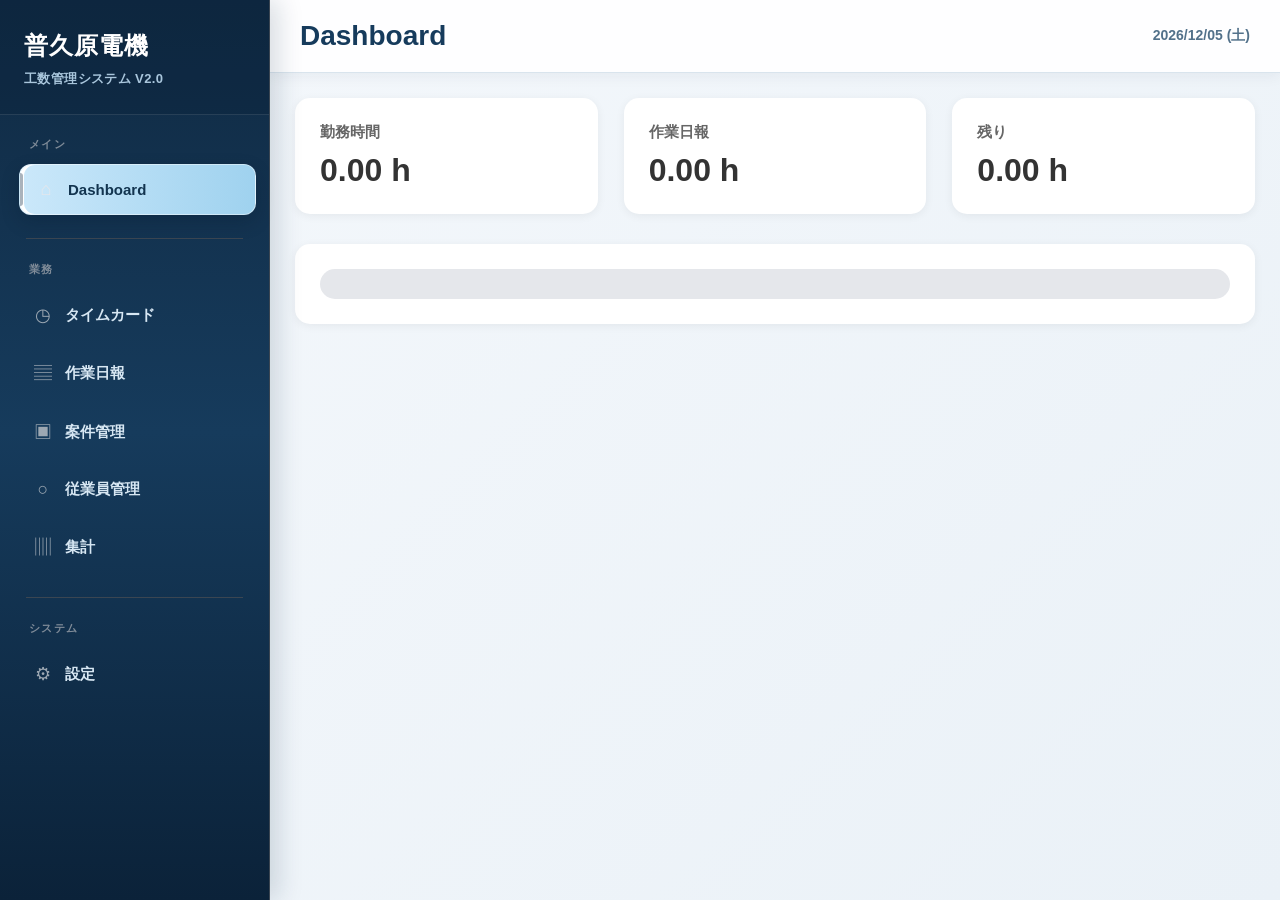
<file: index.html>
<!DOCTYPE html>
<html lang="ja">
<head>
    <meta charset="UTF-8">
    <meta name="viewport" content="width=device-width, initial-scale=1.0">
    <title>普久原電機 工数管理システム V2.0</title>

   <link rel="stylesheet" href="css/style.css">

<script src="js/database.js"></script>
<script src="js/employees.js"></script>
<script src="js/employeeManagement.js?v=1"></script>
<script src="js/anken.js"></script>
<script src="js/timecard.js"></script>
<script src="js/kousu.js"></script>
<script src="js/dashboard.js"></script>
<script src="js/report.js"></script>
<script src="js/app.js"></script>
</head>

<body>

<div id="app">

    <aside id="sidebar">

        <div class="logo">
            <h2>普久原電機</h2>
            <small>工数管理システム V2.0</small>
        </div>

<nav class="sidebar-nav">

    <div class="sidebar-group">
        <div class="sidebar-group-title">メイン</div>

        <button class="menu active" data-screen="dashboard">
            <span class="menu-symbol">⌂</span>
            <span>Dashboard</span>
        </button>
    </div>

    <div class="sidebar-divider"></div>

    <div class="sidebar-group">
        <div class="sidebar-group-title">業務</div>

        <button class="menu" data-screen="timecard">
            <span class="menu-symbol">◷</span>
            <span>タイムカード</span>
        </button>

        <button class="menu" data-screen="kousu">
            <span class="menu-symbol">▤</span>
            <span>作業日報</span>
        </button>

        <button class="menu" data-screen="anken">
            <span class="menu-symbol">▣</span>
            <span>案件管理</span>
        </button>

        <button class="menu" data-screen="employee">
            <span class="menu-symbol">○</span>
            <span>従業員管理</span>
        </button>

        <button class="menu" data-screen="report">
            <span class="menu-symbol">▥</span>
            <span>集計</span>
        </button>
    </div>

    <div class="sidebar-divider"></div>

    <div class="sidebar-group">
        <div class="sidebar-group-title">システム</div>

        <button class="menu" data-screen="setting">
            <span class="menu-symbol">⚙</span>
            <span>設定</span>
        </button>
    </div>

</nav>

    </aside>

    <main id="main">

        <header>
            <h1 id="screenTitle">Dashboard</h1>
            <div id="today"></div>
        </header>

        <section id="content">

            <div id="dashboard" class="screen">

                <div class="cards">

                    <div class="card">
                        <h3>勤務時間</h3>
                        <div class="value" id="workHours">0.0 h</div>
                    </div>

                    <div class="card">
                        <h3>作業日報</h3>
                        <div class="value" id="inputHours">0.0 h</div>
                    </div>

                    <div class="card">
                        <h3>残り</h3>
                        <div class="value" id="remainHours">0.0 h</div>
                    </div>

                </div>

                <div class="progressBox">
                    <div class="progress">
                        <div id="progressBar"></div>
                    </div>
                </div>

            </div>

            <div id="timecard" class="screen hidden">

    <div class="timecard-panel">

        <div class="timecard-header">
    <div>
        <h2>タイムカード</h2>
        <p>作業者を選択して打刻してください</p>
    </div>
</div>

<div id="timecardStatus" style="text-align:center; margin:20px 0;"></div>

        <div id="timecardWorkerList"></div>

    </div>

</div>

           <div id="kousu" class="screen hidden">

    <div id="kousuWorkerSelect" class="card">
        <h2>本日の作業者</h2>
        <p>作業日報する作業者を選択してください</p>

        <div id="kousuWorkerList"></div>
    </div>

    <div class="card hidden" id="kousuInputCard">

                    <h2>作業日報</h2>

                    <label>客先</label>
                    <select id="customerSelect">
                        <option value="">選択してください</option>
                    </select>

                    <label>件名</label>
                    <select id="projectSelect">
                        <option value="">選択してください</option>
                    </select>

                    <label>内容</label>
                    <select id="contentSelect">
                        <option value="">選択してください</option>
                    </select>

                    <label>工数</label>
                    <input type="number" id="hourInput" step="0.25" min="0">

                    <button class="btn" id="saveKousu">登録</button>

                </div>

                <br>

                <div class="card">

                    <h2>本日の工数一覧</h2>

                    <div id="todayTable" class="kousu-report-list"></div>

                    <br>

                    <h3>
                        工数合計 :
                        <span id="todayTotal">0</span>
                        h
                    </h3>

                </div>

            </div>

            <div id="anken" class="screen hidden">

                <div class="card">
                    <h2>案件管理</h2>

                    <label>客先名</label>
                    <input type="text" id="newCustomerName" placeholder="例：日本電商">

                    <button class="btn" onclick="Anken.addCustomer()">
                        客先追加
                    </button>
                </div>

                <br>

                <div class="card">
                    <label>客先選択</label>
                    <select id="ankenCustomerSelect"></select>

                    <label>件名</label>
                    <input type="text" id="newProjectName" placeholder="例：制御盤製作">

                    <label>指令番号</label>
                    <input type="text" id="newProjectOrder" placeholder="例：DKK-25001">

                    <button class="btn" onclick="Anken.addProject()">
                        件名追加
                    </button>
                </div>

                <br>

                <div class="card">
                    <label>件名選択</label>
                    <select id="ankenProjectSelect"></select>

                    <label>内容</label>
                    <input type="text" id="newContentName" placeholder="例：配線">

                    <button class="btn" onclick="Anken.addContent()">
                        内容追加
                    </button>
                </div>

                <br>

                <div class="card">
                    <h2>案件一覧</h2>
                    <div id="ankenList"></div>
                </div>

            </div>

<div id="employee" class="screen hidden">
</div>
            <div id="report" class="screen hidden">

    <div class="card">

        <h2>集計</h2>

        <div class="summary-tabs">

            <button class="summary-tab active">
                勤怠集計
            </button>

            <button class="summary-tab">
                月間履歴
            </button>

            <button class="summary-tab">
                残業集計
            </button>

            <button class="summary-tab">
                Excel出力
            </button>

        </div>

        <br>

        <div id="attendanceReport"></div>

    </div>

</div>


            <div id="setting" class="screen hidden">
                <h2>設定</h2>
            </div>

        </section>

    </main>

</div>

</body>
</html>
</file>
<file: css/style.css>
*{
    margin:0;
    padding:0;
    box-sizing:border-box;
    font-family:"Segoe UI",sans-serif;
}

body{
    background:#f4f6f9;
    color:#333;
}

#app{
    display:flex;
    min-height:100vh;
}

/* =====================================
   SIDEBAR
===================================== */

#sidebar {
    width: 260px;
    min-height: 100vh;

    background: #26313d;
    color: #e5e7eb;

    display: flex;
    flex-direction: column;

    border-right: 1px solid #3b4652;
}

.logo {
    padding: 28px 24px 24px;

    background: #222c36;
    border-bottom: 1px solid #3b4652;
}

.logo h2 {
    margin-bottom: 6px;

    color: #f3f4f6;
    font-size: 22px;
    font-weight: 700;
    letter-spacing: 0.03em;
}

.logo small {
    color: #9ca3af;
    font-size: 12px;
}

nav {
    display: flex;
    flex-direction: column;
    gap: 5px;

    padding: 18px 14px;
}

.menu {
    position: relative;

    width: 100%;
    padding: 13px 14px 13px 18px;

    border: none;
    border-radius: 7px;

    background: transparent;
    color: #cbd5e1;

    text-align: left;
    font-size: 14px;
    font-weight: 600;

    cursor: pointer;

    transition:
        background-color 0.18s ease,
        color 0.18s ease;
}

.menu:hover {
    background: #313d49;
    color: #ffffff;
}

.menu.active {
    background: #384653;
    color: #ffffff;
}

.menu.active::before {
    content: "";

    position: absolute;
    top: 9px;
    bottom: 9px;
    left: 0;

    width: 3px;
    border-radius: 0 3px 3px 0;

    background: #aab4bf;
}

/* =====================================
   MAIN
===================================== */

#main{
    flex:1;
    display:flex;
    flex-direction:column;
}

header{
    background:white;
    padding:20px 30px;
    display:flex;
    justify-content:space-between;
    align-items:center;
    box-shadow:0 2px 8px rgba(0,0,0,.05);
}

#screenTitle{
    font-size:28px;
}

#today{
    font-size:14px;
    color:#666;
}

#content{
    padding:25px;
}

/* =====================================
   DASHBOARD
===================================== */

.cards{
    display:grid;
    grid-template-columns:repeat(auto-fit,minmax(220px,1fr));
    gap:26px;
    margin-bottom:30px;
}

.card{
    background:white;
    border-radius:15px;
    padding:25px;
    box-shadow:0 2px 10px rgba(0,0,0,.06);
}

.card h3{
    color:#666;
    font-size:15px;
    margin-bottom:10px;
}

.value{
    font-size:32px;
    font-weight:bold;
}

/* =====================================
   PROGRESS
===================================== */

.progressBox{
    background:white;
    border-radius:15px;
    padding:25px;
    box-shadow:0 2px 10px rgba(0,0,0,.06);
}

.progress{
    width:100%;
    height:30px;
    background:#e5e7eb;
    border-radius:30px;
    overflow:hidden;
}

#progressBar{
    width:0%;
    height:100%;
    background:#10b981;
    transition:.3s;
}

/* =====================================
   SCREEN
===================================== */

.screen{
    display:block;
}

.hidden{
    display:none;
}

/* =====================================
   TABLE
===================================== */

table{
    width:100%;
    border-collapse:collapse;
    background:white;
}

th{
    background:#f3f4f6;
}

th,
td{
    border:1px solid #ddd;
    padding:10px;
    text-align:left;
}

/* =====================================
   BUTTONS
===================================== */

.btn{
    border:none;
    padding:10px 15px;
    border-radius:8px;
    cursor:pointer;
}

.btn-primary{
    background:#2563eb;
    color:white;
}

.btn-success{
    background:#10b981;
    color:white;
}

.btn-danger{
    background:#ef4444;
    color:white;
}

/* =====================================
   FORM
===================================== */

input,
select,
textarea{
    width:100%;
    padding:10px;
    border:1px solid #ccc;
    border-radius:8px;
}

.form-group{
    margin-bottom:15px;
}

/* =====================================
   RESPONSIVE
===================================== */

@media(max-width:900px){

    #sidebar{
        width:200px;
    }

    .value{
        font-size:24px;
    }

}

@media(max-width:700px){

    #app{
        flex-direction:column;
    }

    #sidebar{
        width:100%;
    }

    nav{
        flex-direction:row;
        overflow:auto;
    }

}
#timecardStatus {
    padding: 4px 10px;
    border-radius: 999px;
    font-weight: bold;
    display: inline-block;
}

.status-not-started {
    background: #e5e7eb;
    color: #374151;
}

.status-working {
    background: #dcfce7;
    color: #166534;
}

.status-finished {
    background: #fee2e2;
    color: #991b1b;
}

.btn.danger {
    background: #ef4444;
    color: white;
}

.btn.danger:hover {
    background: #dc2626;
}
.timecard-panel {
    width: 100%;
    max-width: none;

    background: white;
    border-radius: 18px;
    padding: 28px;
    box-shadow: 0 8px 24px rgba(0,0,0,0.08);
}
.timecard-header {
    display: flex;
    justify-content: space-between;
    align-items: center;
    border-bottom: 1px solid #e5e7eb;
    padding-bottom: 18px;
    margin-bottom: 24px;
}

.timecard-header h2 {
    margin: 0;
    font-size: 28px;
}
.timecard-header p {
    margin: 6px 0 0;
    color: #6b7280;
}

.timecard-grid {
    display: grid;
    grid-template-columns: repeat(3, 1fr);
    gap: 18px;
    margin-bottom: 26px;
}

.timecard-item {
    background: #f9fafb;
    border-radius: 14px;
    padding: 22px;
    text-align: center;
    border: 1px solid #e5e7eb;
}

.timecard-item span {
    display: block;
    color: #6b7280;
    font-size: 14px;
    margin-bottom: 10px;
}

.timecard-item strong {
    font-size: 30px;
}

.timecard-actions {
    display: flex;
    gap: 12px;
    flex-wrap: wrap;
}

.timecard-actions .btn {
    min-width: 120px;
    padding: 12px 20px;
}
.kousu-summary {
    display: grid;
    grid-template-columns: repeat(2, 1fr);
    gap: 14px;
    margin: 18px 0 22px;
}
.kousu-summary div {

    border-radius: 14px;
    padding: 18px;
    text-align: center;

    box-shadow: 0 3px 8px rgba(0,0,0,.08);

    transition: .2s;
}
/* 勤務時間 */

.kousu-summary div:nth-child(1){

    background:#dbeafe;
    border:2px solid #60a5fa;
}

/* 作業日報 */

.kousu-summary div:nth-child(2){

    background:#f3f4f6;
    border:2px solid #d1d5db;
}

/* 残り */

.kousu-summary div:nth-child(3) {
    grid-column: 1 / 3;
}
/* 残り：入力が未完了 */

.kousu-summary .kousu-remain-pending {
    background: #fef3c7;
    border: 2px solid #facc15;
}

/* 入力完了 */

.kousu-summary .kousu-remain-complete {
    background: #dcfce7;
    border: 2px solid #4ade80;
}

.kousu-summary .kousu-remain-complete span,
.kousu-summary .kousu-remain-complete strong {
    color: #166534;
}
.kousu-summary span {
    display: block;
    color: #6b7280;
    font-size: 13px;
    margin-bottom: 6px;
}

.kousu-summary strong{

    font-size:30px;
    font-weight:800;
}
.remain-ok {
    color: #166534;
}

.remain-warning {
    color: #b45309;
}

.remain-danger {
    color: #991b1b;
}

.btn.secondary {
    background: #6b7280;
    color: white;
}

.btn.secondary:hover {
    background: #4b5563;
}
.anken-customer {
    background: #ffffff;
    border: 1px solid #e5e7eb;
    border-radius: 14px;
    padding: 16px;
    margin-bottom: 18px;
}

.anken-project {
    background: #f9fafb;
    border: 1px solid #e5e7eb;
    border-radius: 12px;
    padding: 14px;
    margin: 12px 0 12px 18px;
}

.anken-title {
    display: flex;
    justify-content: space-between;
    align-items: center;
    gap: 12px;
}

.anken-title h3 {
    margin: 0;
}

.anken-project ul {
    margin-top: 12px;
    padding-left: 20px;
}

.anken-project li {
    display: flex;
    justify-content: space-between;
    align-items: center;
    background: white;
    border-radius: 8px;
    padding: 8px 10px;
    margin-bottom: 8px;
}

.btn.small {
    padding: 5px 10px;
    font-size: 12px;
}
/* =====================================
   WORKER TIMECARD
===================================== */

#timecardWorkerList {
    display: grid;
    grid-template-columns: repeat(
        auto-fit,
        minmax(360px, 1fr)
    );
    gap: 20px;
    margin-top: 25px;
    align-items: stretch;
}
.worker-timecard-card{
    background:#f8fafc;
    border:1px solid #dbe4ee;
    border-radius:16px;
    padding:20px;
    box-shadow:0 3px 10px rgba(0,0,0,.06);
}

.worker-name{
    font-size:22px;
    font-weight:bold;
    color:#1f2937;
    margin-bottom:15px;
}

.worker-status{
    display:inline-block;
    padding:6px 14px;
    border-radius:30px;
    background:#e5e7eb;
    font-weight:bold;
    margin-bottom:18px;
}

.worker-times{
    margin-bottom:18px;
    line-height:1.8;
    font-size:15px;
}

.worker-buttons{
    display:flex;
    gap:12px;
}

.worker-buttons button{
    flex:1;
    border:none;
    border-radius:10px;
    padding:12px;
    font-size:15px;
    cursor:pointer;
    color:white;
    font-weight:bold;
}

.worker-buttons button:first-child{
    background:#2563eb;
}

.worker-buttons button:last-child{
    background:#ef4444;
}

.worker-buttons button:hover{
    opacity:.9;
}
.timecard-worker-list {
    display: grid;
    grid-template-columns: repeat(auto-fit, minmax(260px, 1fr));
    gap: 18px;
    margin-top: 22px;
}

.worker-timecard-card {
    border-radius: 18px;
    padding: 22px;
    border: 1px solid rgba(255,255,255,0.35);
    box-shadow: 0 10px 24px rgba(0,0,0,0.18);

    /* Fondo tipo acero */
    background:
        linear-gradient(135deg,
            #9ca3af 0%,
            #e5e7eb 18%,
            #6b7280 35%,
            #d1d5db 55%,
            #4b5563 78%,
            #cbd5e1 100%);

    /* Si luego quieres usar imagen real, guarda la imagen como:
       img/card-metal.jpg
       y activa esta línea:
       background-image: url('../img/card-metal.jpg');
       background-size: cover;
       background-position: center;
    */
}

.worker-name {
    font-size: clamp(20px, 1.5vw, 26px);
    font-weight: 800;
    color: #111827;
    margin-bottom: 12px;
    text-align: center;
    white-space: nowrap;
    text-shadow: 0 1px 1px rgba(255,255,255,0.5);
}
.worker-status {
    display: inline-block;
    padding: 6px 12px;
    border-radius: 999px;
    font-weight: 700;
    margin-bottom: 16px;
}

.status-not-started {
    background: #e5e7eb;
    color: #374151;
}

.status-working {
    background: #dcfce7;
    color: #166534;
}

.status-finished {
    background: #fee2e2;
    color: #991b1b;
}

.worker-times {
    display: grid;
    grid-template-columns: 58px 1fr;
    gap: 10px;
    align-items: center;
    margin-bottom: 18px;
    background: rgba(255,255,255,0.72);
    padding: 14px;
    border-radius: 14px;
}

.worker-times label {
    font-weight: 700;
    color: #111827;
}

.worker-times input[type="time"] {
    width: 100%;
    font-size: 18px;
    font-weight: 700;
    text-align: center;
}

.worker-buttons {
    display: flex;
    gap: 10px;
    flex-wrap: wrap;
}

.tc-btn {
    border: none;
    border-radius: 12px;
    padding: 13px 18px;
    min-width: 92px;
    font-size: 18px;
    font-weight: 800;
    cursor: pointer;
    box-shadow: 0 4px 10px rgba(0,0,0,0.18);
}

/* 出勤：最初は緑、押した後は灰色 */
.tc-clockin {
    background: #16a34a;
    color: white;
}

.tc-clockin.is-off {
    background: #9ca3af;
    color: #374151;
}

/* 退勤：最初は灰色、押した後は赤 */
.tc-clockout {
    background: #9ca3af;
    color: #374151;
}

.tc-clockout.is-on {
    background: #dc2626;
    color: white;
}

/* リセット：黄色 */
.tc-reset {
    background: #facc15;
    color: #111827;
}

.tc-btn:hover {
    filter: brightness(0.95);
}
/* =====================================
   FIX COLORES TIMECARD
   Pegar al final de style.css
===================================== */

.worker-buttons .tc-clockin {
    background: #16a34a !important;
    color: white !important;
}

.worker-buttons .tc-clockin.is-off {
    background: #9ca3af !important;
    color: #374151 !important;
}

.worker-buttons .tc-clockout {
    background: #9ca3af !important;
    color: #374151 !important;
}

.worker-buttons .tc-clockout.is-on {
    background: #dc2626 !important;
    color: white !important;
}

.worker-buttons .tc-reset {
    background: #facc15 !important;
    color: #111827 !important;
}
/* =====================================
   FIX FINAL COLORES TIMECARD
===================================== */

.worker-buttons .tc-btn.is-green {
    background: #16a34a !important;
    color: white !important;
}

.worker-buttons .tc-btn.is-red {
    background: #dc2626 !important;
    color: white !important;
}

.worker-buttons .tc-btn.is-gray {
    background: #9ca3af !important;
    color: #374151 !important;
}
.worker-buttons .tc-btn.is-yellow{
    background:#facc15 !important;
    color:#111827 !important;
}
/* =====================================
   FIX FINAL TIMECARD - 普久原電機
===================================== */

.worker-buttons .tc-btn.is-green {
    background: #16a34a !important;
    color: white !important;
}

.worker-buttons .tc-btn.is-red {
    background: #dc2626 !important;
    color: white !important;
}

.worker-buttons .tc-btn.is-gray {
    background: #9ca3af !important;
    color: #374151 !important;
}

.worker-buttons .tc-btn.is-yellow {
    background: #facc15 !important;
    color: #111827 !important;
}

/* =====================================
   ESTADOS DE TARJETA TIMECARD
===================================== */

.worker-timecard-card {
    border: 4px solid #9ca3af !important;
}

.worker-timecard-card.tc-card-working {
    border: 4px solid #22c55e !important;
    box-shadow: 0 0 18px rgba(34, 197, 94, 0.75) !important;
}

.worker-timecard-card.tc-card-outing {
    border: 4px solid #facc15 !important;
    box-shadow: 0 0 18px rgba(250, 204, 21, 0.75) !important;
}

.worker-timecard-card.tc-card-finished {
    border: 4px solid #3b82f6 !important;
    box-shadow: 0 0 18px rgba(59, 130, 246, 0.75) !important;
}
/* =====================================
   TIMECARD HISTORY
===================================== */

.worker-history-toggle {
    margin-top: 14px;
    padding-top: 10px;
    border-top: 1px solid rgba(0,0,0,.15);
    text-align: center;
    font-weight: bold;
    cursor: pointer;
    color: #374151;
    user-select: none;
}

.worker-history-toggle:hover {
    color: #2563eb;
}

.worker-history {
    margin-top: 12px;
    padding: 12px;
    background: rgba(255,255,255,.75);
    border-radius: 10px;
    font-size: 14px;
    line-height: 1.8;
}

.worker-history-lines div {
    border-bottom: 1px solid #e5e7eb;
    padding: 3px 0;
}

.worker-history-summary {
    margin-top: 10px;
    padding-top: 10px;
    border-top: 2px solid #d1d5db;
    font-weight: bold;
}

.hidden {
    display: none;
}
/* =====================================
   BOTÓN 早出申請
===================================== */

.worker-buttons .tc-btn.is-sky {
    background: #38bdf8 !important;
    color: white !important;
    border: 2px solid #0284c7 !important;
}

.worker-buttons .tc-btn.is-sky:hover {
    background: #0ea5e9 !important;
}

.worker-buttons .tc-btn.is-sky:disabled {
    background: #38bdf8 !important;
    color: white !important;
    opacity: 1;
    cursor: default;
}
.history-main-row {
    display: flex;
    justify-content: space-between;
    align-items: center;
    gap: 12px;
}

.history-early-badge {
    background: #9ca3af;
    color: #ffffff;
    padding: 3px 9px;
    border-radius: 999px;
    font-size: 12px;
    font-weight: bold;
    white-space: nowrap;
}
/* =====================================
   PROGRESO 早出申請
===================================== */

.worker-buttons .early-hold-btn {
    position: relative;
    overflow: hidden;
    touch-action: none;
    user-select: none;
}

.worker-buttons .early-hold-btn .early-progress {
    position: absolute;
    top: 0;
    left: 0;
    width: 0%;
    height: 100%;
    background: rgba(2, 132, 199, 0.65);
    transition: width 0.03s linear;
    pointer-events: none;
}

.worker-buttons .early-hold-btn .early-label {
    position: relative;
    z-index: 1;
    pointer-events: none;
}
/* =====================================
   外出・戻り テストモード
===================================== */

.test-out-editor {
    margin-top: 16px;
    padding-top: 14px;
    border-top: 2px dashed #9ca3af;
}

.test-out-title {
    margin-bottom: 12px;
    font-size: 15px;
    font-weight: 800;
    color: #374151;
}

.test-out-row {
    display: grid;
    grid-template-columns: 42px 1fr 42px 1fr auto;
    gap: 8px;
    align-items: center;
    margin-bottom: 10px;
    padding: 10px;
    background: rgba(255, 255, 255, 0.75);
    border-radius: 10px;
}

.test-out-row label {
    font-weight: bold;
    color: #374151;
}

.test-out-row input[type="time"] {
    min-width: 0;
    padding: 7px;
}

.test-out-delete {
    padding: 7px 10px;
}

.test-out-actions {
    display: flex;
    gap: 10px;
    margin-top: 12px;
    flex-wrap: wrap;
}

@media (max-width: 700px) {
    .test-out-row {
        grid-template-columns: 42px 1fr;
    }

    .test-out-delete {
        grid-column: 1 / -1;
    }
}
/* =====================================
   TIMECARD 詳細・勤務計算
===================================== */

.timecard-detail-section {
    margin-bottom: 16px;
}

.timecard-detail-title {
    margin-bottom: 10px;
    font-size: 15px;
    font-weight: 800;
    color: #1f2937;
}

.timecard-calculation {
    padding-top: 14px;
    border-top: 2px solid #d1d5db;
}

.timecard-calc-row {
    display: flex;
    justify-content: space-between;
    align-items: center;
    gap: 16px;
    padding: 8px 4px;
    border-bottom: 1px solid #e5e7eb;
}

.timecard-calc-row span {
    font-weight: 700;
    color: #374151;
}

.timecard-calc-row strong {
    font-size: 16px;
    color: #111827;
}

.timecard-calc-row.deduction strong {
    color: #b45309;
}

.timecard-accounted-time {
    display: flex;
    justify-content: space-between;
    align-items: center;
    gap: 16px;

    margin-top: 14px;
    padding: 14px;

    background: #dbeafe;
    border: 2px solid #60a5fa;
    border-radius: 10px;
}

.timecard-accounted-time span,
.timecard-accounted-time strong {
    font-size: 18px;
    font-weight: 900;
    color: #1e3a8a;
}
/* =====================================
   作業日報　本日の作業者カード
===================================== */

#kousuWorkerList {
    display: grid;
    grid-template-columns: repeat(
        auto-fill,
        minmax(250px, 1fr)
    );
    gap: 18px;
    margin-top: 18px;
}

.kousu-worker-card {
    width: 100%;
    min-height: 155px;

    padding: 20px;

    background: #ffffff;
    border: 2px solid #d1d5db;
    border-radius: 15px;

    text-align: left;
    cursor: pointer;

    box-shadow: 0 3px 10px rgba(0, 0, 0, 0.06);

    transition:
        transform 0.18s ease,
        box-shadow 0.18s ease,
        border-color 0.18s ease;
}

.kousu-worker-card:hover {
    transform: translateY(-3px);
    box-shadow: 0 8px 18px rgba(0, 0, 0, 0.12);
}

/* 作業日報が未完了 */

.kousu-worker-card.is-pending {
    border-color: #f2b705;
    background: #fffdf7;
}

/* 作業日報が完了 */

.kousu-worker-card.is-complete {
    border-color: #34a853;
    background: #f6fff8;
}

.kousu-worker-name {
    color: #111827;
    font-size: 18px;
    font-weight: 800;
    line-height: 1.4;
}

.kousu-worker-divider {
    height: 1px;
    margin: 14px 0;

    background: #e5e7eb;
}

.kousu-worker-status {
    display: inline-block;

    padding: 5px 14px;
    border-radius: 999px;

    color: #ffffff;
    font-size: 14px;
    font-weight: 800;
}

/* 勤務中 */

.kousu-worker-status.is-working {
    background: #22a447;
}

/* 退勤済み */

.kousu-worker-status.is-finished {
    background: #3478dc;
}

/* 外出中 */

.kousu-worker-status.is-outing {
    background: #d99a00;
}

/* 入力完了 */

.kousu-worker-status.is-complete-status {
    background: #22a447;
}

.kousu-worker-remain {
    display: flex;
    justify-content: space-between;
    align-items: baseline;

    margin-top: 16px;

    color: #b45309;
}

.kousu-worker-remain span {
    font-size: 14px;
    font-weight: 700;
}

.kousu-worker-remain strong {
    font-size: 21px;
    font-weight: 900;
}

/* Smartphone */

@media (max-width: 700px) {
    #kousuWorkerList {
        grid-template-columns: 1fr;
    }

    .kousu-worker-card {
        min-height: 135px;
    }
}
.worker-timecard-card {
    width: 100%;
    height: 100%;
}
/* =====================================
   SIDEBAR MODERNO
===================================== */

#sidebar {
    width: 260px;
    min-height: 100vh;
    background: #27323d;
    border-right: 1px solid #3b4652;
}

#sidebar .logo {
    padding: 27px 24px 23px;
    background: #222c36;
    border-bottom: 1px solid #3b4652;
}

#sidebar .logo h2 {
    color: #f3f4f6;
    font-size: 22px;
    font-weight: 700;
    letter-spacing: 0.04em;
}

#sidebar .logo small {
    color: #9ca3af;
    font-size: 12px;
}

.sidebar-nav {
    display: flex;
    flex-direction: column;
    gap: 0;
    padding: 20px 14px;
}

.sidebar-group {
    display: flex;
    flex-direction: column;
    gap: 5px;
}

.sidebar-group-title {
    padding: 0 13px;
    margin-bottom: 7px;

    color: #7f8b98;
    font-size: 11px;
    font-weight: 700;
    letter-spacing: 0.12em;
}

.sidebar-divider {
    height: 1px;
    margin: 16px 10px;
    background: #3b4652;
}

#sidebar .menu {
    position: relative;

    display: flex;
    align-items: center;
    gap: 13px;

    width: 100%;
    min-height: 44px;
    padding: 11px 14px;

    border: none;
    border-radius: 7px;

    background: transparent;
    color: #c5cdd5;

    font-size: 14px;
    font-weight: 600;
    text-align: left;

    cursor: pointer;

    transition:
        background-color 0.18s ease,
        color 0.18s ease;
}

#sidebar .menu:hover {
    background: #313d48;
    color: #ffffff;
}

#sidebar .menu.active {
    background: #3a4652;
    color: #ffffff;
}

#sidebar .menu.active::before {
    content: "";

    position: absolute;
    top: 8px;
    bottom: 8px;
    left: 0;

    width: 3px;
    border-radius: 0 3px 3px 0;

    background: #aab3bc;
}

.menu-symbol {
    display: inline-flex;
    align-items: center;
    justify-content: center;

    width: 20px;

    color: #9da8b3;
    font-size: 18px;
    font-weight: 400;
}

#sidebar .menu.active .menu-symbol,
#sidebar .menu:hover .menu-symbol {
    color: #e5e7eb;
}
/* =========================================
   MENÚ LATERAL MODERNO - 普久原電機
========================================= */

#sidebar {
    width: 270px;

    background:
        linear-gradient(
            180deg,
            #102a43 0%,
            #163b5c 48%,
            #0b2239 100%
        );

    color: #ffffff;
    display: flex;
    flex-direction: column;

    min-height: 100vh;
    padding: 0;

    box-shadow: 8px 0 24px rgba(15, 42, 67, 0.16);

    position: relative;
    z-index: 10;
}

/* Parte superior con el nombre de la empresa */

#sidebar .logo {
    padding: 30px 24px 26px;

    background: rgba(7, 29, 50, 0.26);

    border-bottom: 1px solid rgba(255, 255, 255, 0.10);
}

#sidebar .logo h2 {
    margin: 0 0 7px;
    font-size: 24px;
    font-weight: 800;
    letter-spacing: 0.04em;
    color: #ffffff;
}

#sidebar .logo small {
    color: #a9c6dc;
    font-size: 13px;
    font-weight: 600;
    letter-spacing: 0.03em;
}

/* Área de botones */

#sidebar nav {
    display: flex;
    flex-direction: column;
    gap: 7px;

    padding: 22px 16px;
}

/* Botón normal */

#sidebar .menu {
    width: 100%;

    display: flex;
    align-items: center;
    gap: 12px;

    border: 1px solid transparent;
    border-radius: 12px;

    background: transparent;
    color: #d7e7f3;

    text-align: left;

    padding: 14px 16px;

    font-size: 15px;
    font-weight: 650;

    cursor: pointer;

    transition:
        background 0.2s ease,
        color 0.2s ease,
        border-color 0.2s ease,
        transform 0.2s ease,
        box-shadow 0.2s ease;
}

/* Al pasar el mouse */

#sidebar .menu:hover {
    background: rgba(151, 199, 231, 0.13);
    border-color: rgba(173, 216, 244, 0.16);

    color: #ffffff;

    transform: translateX(3px);
}

/* Pantalla seleccionada */

#sidebar .menu.active {
    background:
        linear-gradient(
            90deg,
            #cbe8fa 0%,
            #9fd2ef 100%
        );

    color: #12344f;

    border-color: rgba(255, 255, 255, 0.45);

    font-weight: 800;

    box-shadow:
        0 7px 18px rgba(3, 24, 43, 0.22),
        inset 4px 0 0 #ffffff;

    transform: translateX(3px);
}

/* Evita colores anteriores en el botón activo */

#sidebar .menu.active:hover {
    background:
        linear-gradient(
            90deg,
            #d9f0fc 0%,
            #acd9f1 100%
        );

    color: #102f49;
}

/* Área principal con fondo azul grisáceo claro */

#main {
    background:
        linear-gradient(
            135deg,
            #f3f7fb 0%,
            #eaf1f7 100%
        );
}

/* Cabecera superior */

#main > header {
    background: rgba(255, 255, 255, 0.94);

    border-bottom: 1px solid #d9e4ed;

    box-shadow: 0 3px 14px rgba(15, 42, 67, 0.06);
}

#screenTitle {
    color: #163b5c;
    font-weight: 800;
}

#today {
    color: #52718a;
    font-weight: 600;
}

/* Adaptación para pantallas pequeñas */

@media (max-width: 900px) {
    #sidebar {
        width: 225px;
    }

    #sidebar .logo {
        padding: 24px 18px;
    }

    #sidebar .logo h2 {
        font-size: 21px;
    }

    #sidebar nav {
        padding: 18px 12px;
    }

    #sidebar .menu {
        padding: 13px;
        font-size: 14px;
    }
}

@media (max-width: 700px) {
    #sidebar {
        width: 100%;
        min-height: auto;
    }

    #sidebar .logo {
        padding: 18px 20px;
    }

    #sidebar nav {
        flex-direction: row;
        overflow-x: auto;
        padding: 12px;
    }

    #sidebar .menu {
        width: auto;
        min-width: max-content;
        white-space: nowrap;
        transform: none;
    }

    #sidebar .menu:hover,
    #sidebar .menu.active {
        transform: none;
    }
}
</file>
